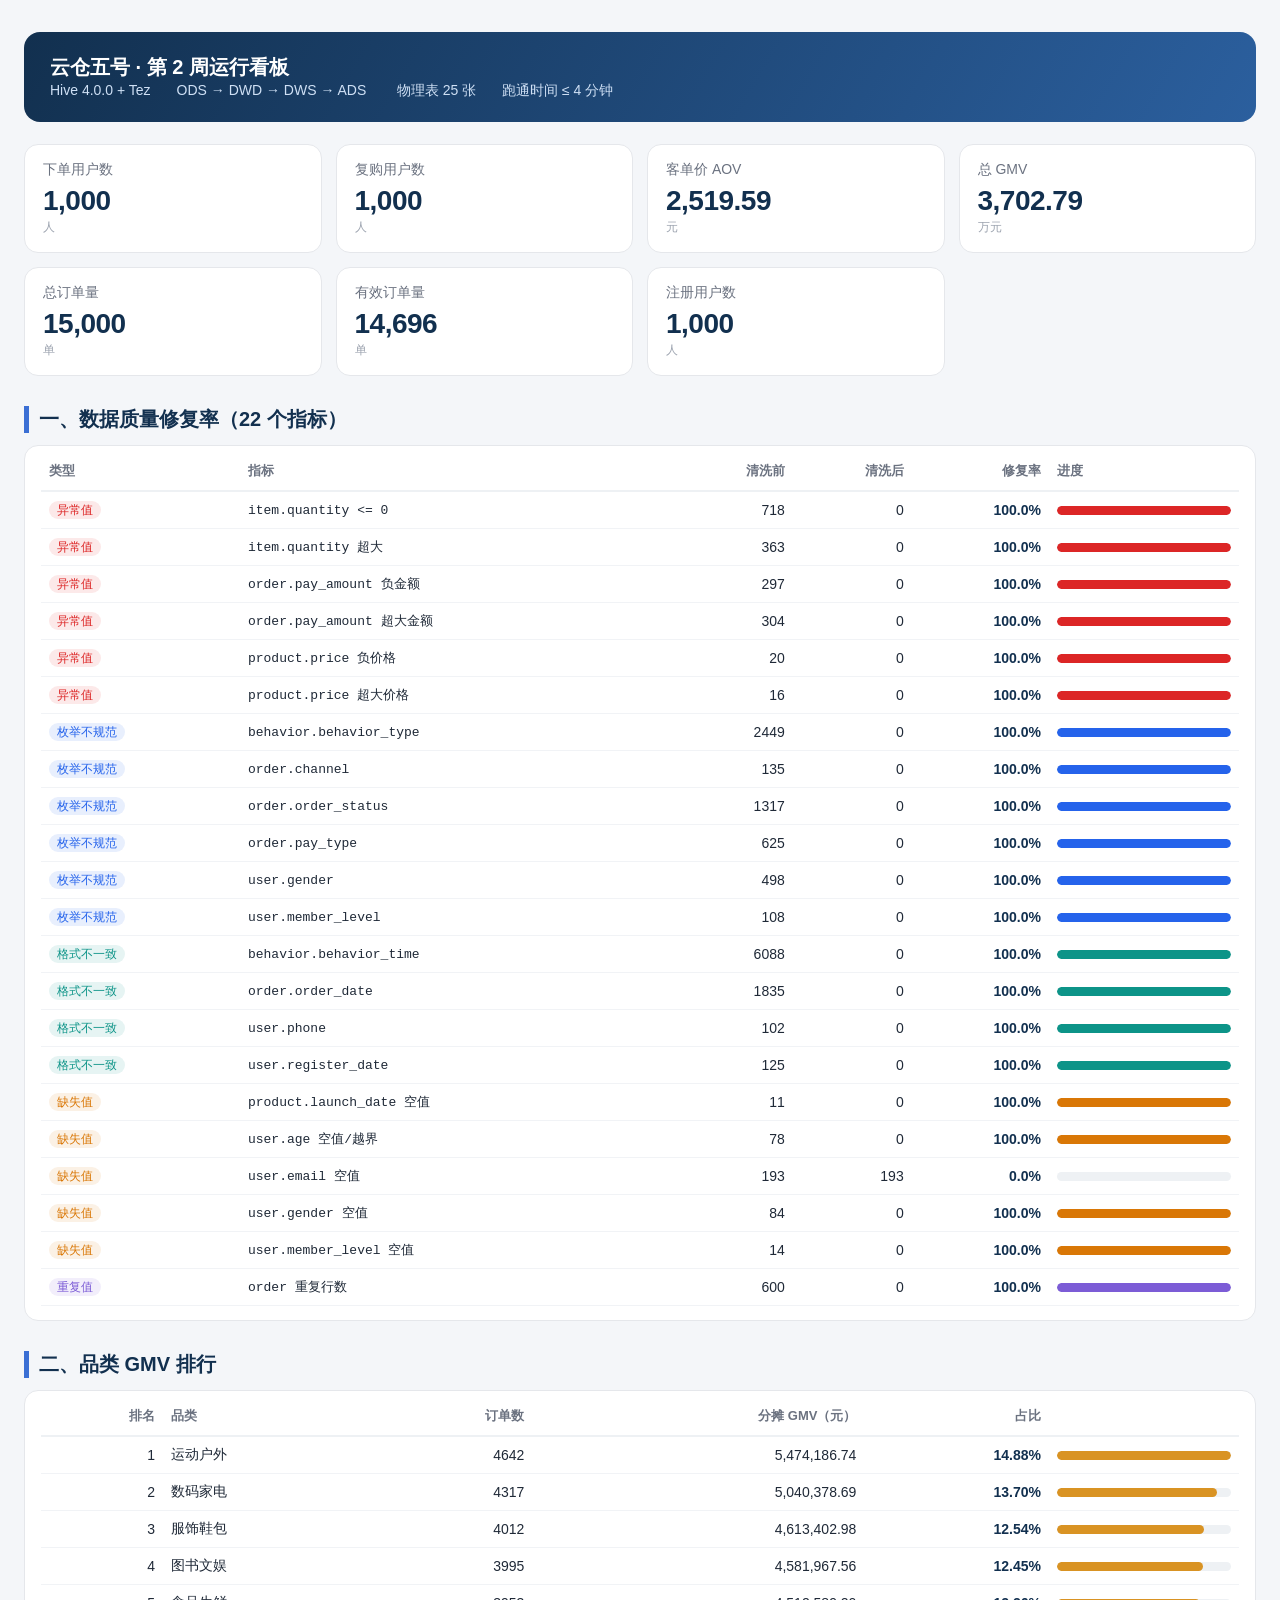
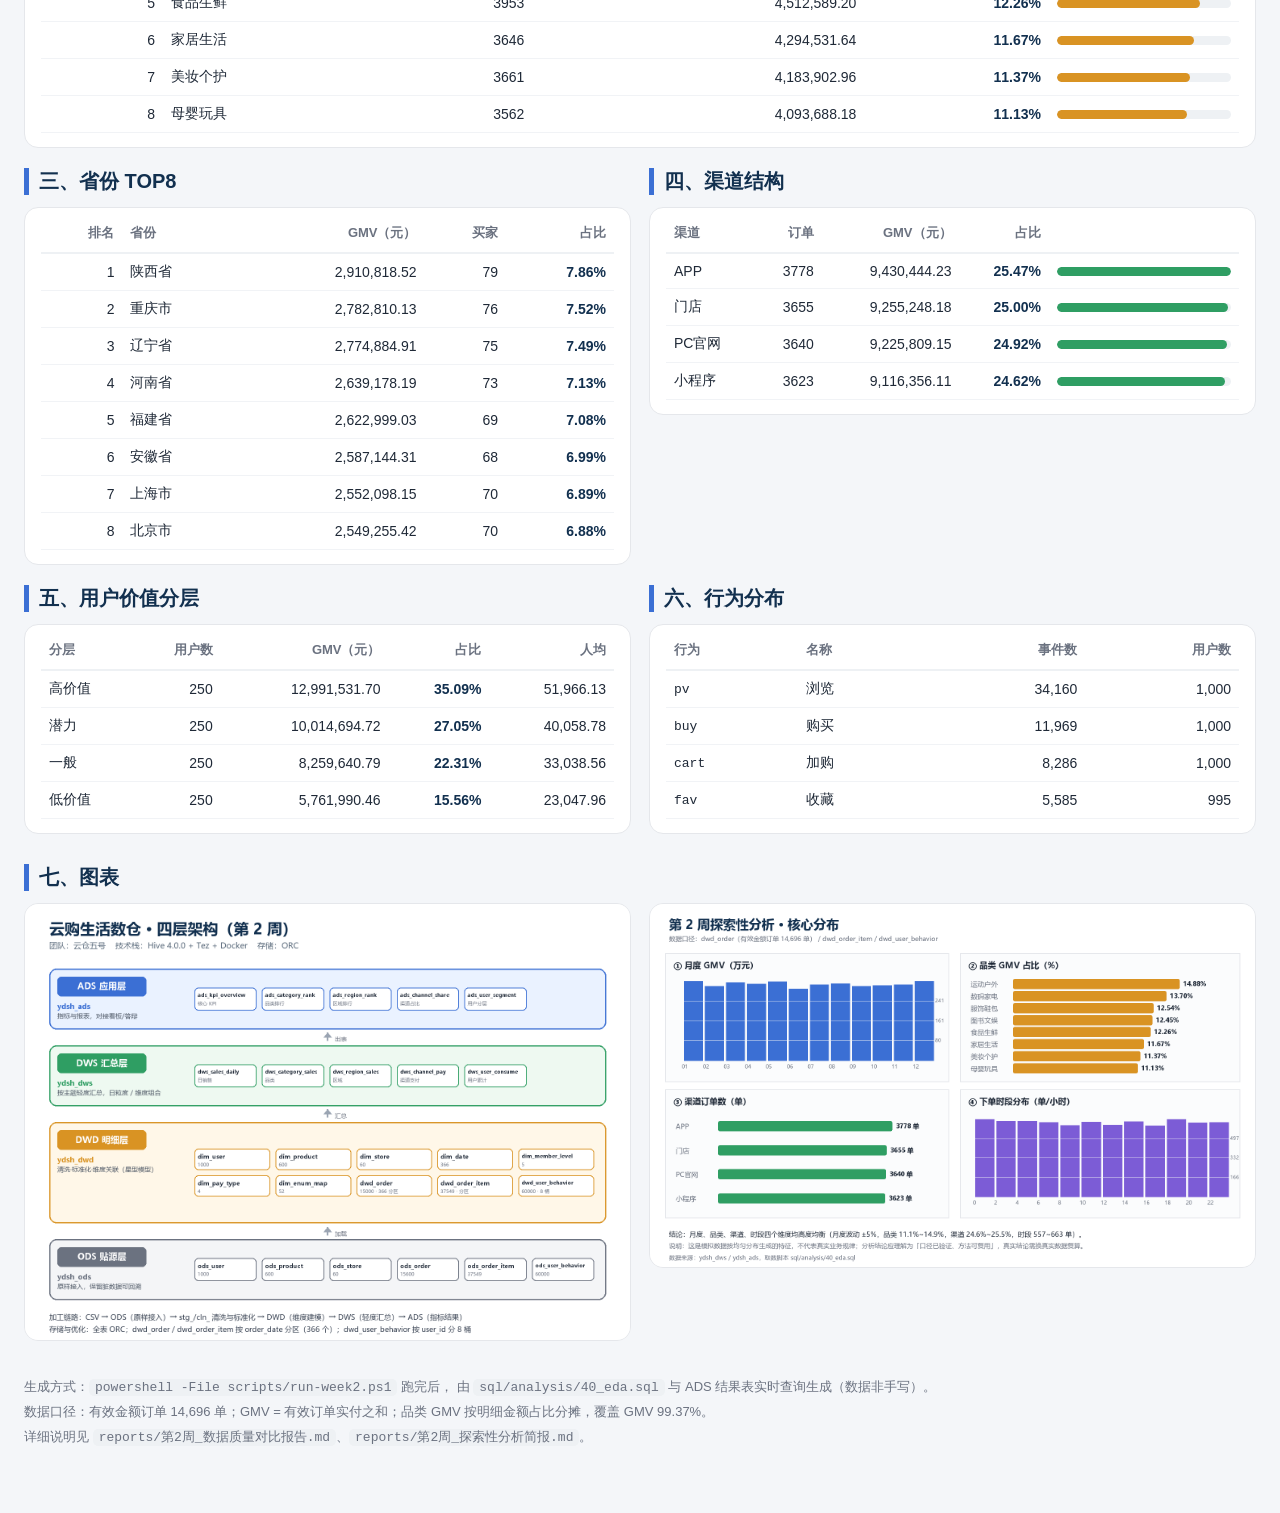
<file: reports/第2周_运行看板.html>
<!DOCTYPE html>
<html lang="zh-CN"><head><meta charset="utf-8">
<title>第2周运行看板 · 云仓五号</title>
<style>
*{box-sizing:border-box}
body{margin:0;background:#f4f6f9;color:#1f2937;font-family:"Microsoft YaHei",-apple-system,Segoe UI,sans-serif}
.wrap{max-width:1280px;margin:0 auto;padding:32px 24px 64px}
h1{font-size:30px;margin:0 0 6px;color:#12304f}
.sub{color:#6b7280;font-size:14px;margin-bottom:24px}
.banner{background:linear-gradient(120deg,#12304f,#2b5f9e);color:#fff;border-radius:16px;padding:22px 26px;margin-bottom:22px}
.banner b{font-size:20px}
.banner span{display:inline-block;margin-right:26px;color:#cfe0f5;font-size:14px}
.cards{display:grid;grid-template-columns:repeat(4,1fr);gap:14px;margin-bottom:26px}
.card{background:#fff;border:1px solid #e5e7eb;border-radius:14px;padding:16px 18px}
.k-name{font-size:14px;color:#6b7280}
.k-val{font-size:28px;font-weight:700;color:#12304f;margin:6px 0 2px;letter-spacing:-.5px}
.k-unit{font-size:12px;color:#9ca3af}
h2{font-size:20px;margin:30px 0 12px;color:#12304f;border-left:5px solid #3b6fd4;padding-left:10px}
.panel{background:#fff;border:1px solid #e5e7eb;border-radius:14px;padding:6px 16px 14px;overflow:hidden}
table{width:100%;border-collapse:collapse;font-size:14px}
th{text-align:left;color:#6b7280;font-weight:600;font-size:13px;padding:10px 8px;border-bottom:2px solid #eef1f4}
td{padding:9px 8px;border-bottom:1px solid #f1f3f6}
tr:hover td{background:#fafbfd}
.num{text-align:right;font-variant-numeric:tabular-nums}
.strong{font-weight:700;color:#12304f}
.mono{font-family:Consolas,monospace;font-size:13px}
.tag{padding:2px 8px;border-radius:999px;font-size:12px;white-space:nowrap}
.barcell{width:190px}
.bar{height:9px;background:#eef1f4;border-radius:6px;overflow:hidden}
.bar i{display:block;height:100%;border-radius:6px}
.two{display:grid;grid-template-columns:1fr 1fr;gap:18px}
img{width:100%;border:1px solid #e5e7eb;border-radius:14px;background:#fff}
.foot{margin-top:34px;color:#6b7280;font-size:13px;line-height:1.9}
code{background:#eef1f4;padding:1px 6px;border-radius:5px;font-family:Consolas,monospace}
</style></head><body><div class="wrap">
<div class="banner">
  <b>云仓五号 · 第 2 周运行看板</b><br>
  <span>Hive 4.0.0 + Tez</span><span>ODS → DWD → DWS → ADS</span>
  <span>物理表 25 张</span><span>跑通时间 ≤ 4 分钟</span>
</div>
<div class="cards"><div class="card"><div class="k-name">下单用户数</div><div class="k-val">1,000</div><div class="k-unit">人</div></div><div class="card"><div class="k-name">复购用户数</div><div class="k-val">1,000</div><div class="k-unit">人</div></div><div class="card"><div class="k-name">客单价 AOV</div><div class="k-val">2,519.59</div><div class="k-unit">元</div></div><div class="card"><div class="k-name">总 GMV</div><div class="k-val">3,702.79</div><div class="k-unit">万元</div></div><div class="card"><div class="k-name">总订单量</div><div class="k-val">15,000</div><div class="k-unit">单</div></div><div class="card"><div class="k-name">有效订单量</div><div class="k-val">14,696</div><div class="k-unit">单</div></div><div class="card"><div class="k-name">注册用户数</div><div class="k-val">1,000</div><div class="k-unit">人</div></div></div>

<h2>一、数据质量修复率（22 个指标）</h2>
<div class="panel"><table>
<thead><tr><th>类型</th><th>指标</th><th class="num">清洗前</th><th class="num">清洗后</th><th class="num">修复率</th><th>进度</th></tr></thead>
<tbody><tr><td><span class="tag" style="background:#dc26261a;color:#dc2626">异常值</span></td><td class="mono">item.quantity &lt;= 0</td><td class="num">718</td><td class="num">0</td><td class="num strong">100.0%</td><td class="barcell"><div class="bar"><i style="width:100.0%;background:#dc2626"></i></div></td></tr><tr><td><span class="tag" style="background:#dc26261a;color:#dc2626">异常值</span></td><td class="mono">item.quantity 超大</td><td class="num">363</td><td class="num">0</td><td class="num strong">100.0%</td><td class="barcell"><div class="bar"><i style="width:100.0%;background:#dc2626"></i></div></td></tr><tr><td><span class="tag" style="background:#dc26261a;color:#dc2626">异常值</span></td><td class="mono">order.pay_amount 负金额</td><td class="num">297</td><td class="num">0</td><td class="num strong">100.0%</td><td class="barcell"><div class="bar"><i style="width:100.0%;background:#dc2626"></i></div></td></tr><tr><td><span class="tag" style="background:#dc26261a;color:#dc2626">异常值</span></td><td class="mono">order.pay_amount 超大金额</td><td class="num">304</td><td class="num">0</td><td class="num strong">100.0%</td><td class="barcell"><div class="bar"><i style="width:100.0%;background:#dc2626"></i></div></td></tr><tr><td><span class="tag" style="background:#dc26261a;color:#dc2626">异常值</span></td><td class="mono">product.price 负价格</td><td class="num">20</td><td class="num">0</td><td class="num strong">100.0%</td><td class="barcell"><div class="bar"><i style="width:100.0%;background:#dc2626"></i></div></td></tr><tr><td><span class="tag" style="background:#dc26261a;color:#dc2626">异常值</span></td><td class="mono">product.price 超大价格</td><td class="num">16</td><td class="num">0</td><td class="num strong">100.0%</td><td class="barcell"><div class="bar"><i style="width:100.0%;background:#dc2626"></i></div></td></tr><tr><td><span class="tag" style="background:#2563eb1a;color:#2563eb">枚举不规范</span></td><td class="mono">behavior.behavior_type</td><td class="num">2449</td><td class="num">0</td><td class="num strong">100.0%</td><td class="barcell"><div class="bar"><i style="width:100.0%;background:#2563eb"></i></div></td></tr><tr><td><span class="tag" style="background:#2563eb1a;color:#2563eb">枚举不规范</span></td><td class="mono">order.channel</td><td class="num">135</td><td class="num">0</td><td class="num strong">100.0%</td><td class="barcell"><div class="bar"><i style="width:100.0%;background:#2563eb"></i></div></td></tr><tr><td><span class="tag" style="background:#2563eb1a;color:#2563eb">枚举不规范</span></td><td class="mono">order.order_status</td><td class="num">1317</td><td class="num">0</td><td class="num strong">100.0%</td><td class="barcell"><div class="bar"><i style="width:100.0%;background:#2563eb"></i></div></td></tr><tr><td><span class="tag" style="background:#2563eb1a;color:#2563eb">枚举不规范</span></td><td class="mono">order.pay_type</td><td class="num">625</td><td class="num">0</td><td class="num strong">100.0%</td><td class="barcell"><div class="bar"><i style="width:100.0%;background:#2563eb"></i></div></td></tr><tr><td><span class="tag" style="background:#2563eb1a;color:#2563eb">枚举不规范</span></td><td class="mono">user.gender</td><td class="num">498</td><td class="num">0</td><td class="num strong">100.0%</td><td class="barcell"><div class="bar"><i style="width:100.0%;background:#2563eb"></i></div></td></tr><tr><td><span class="tag" style="background:#2563eb1a;color:#2563eb">枚举不规范</span></td><td class="mono">user.member_level</td><td class="num">108</td><td class="num">0</td><td class="num strong">100.0%</td><td class="barcell"><div class="bar"><i style="width:100.0%;background:#2563eb"></i></div></td></tr><tr><td><span class="tag" style="background:#0d94881a;color:#0d9488">格式不一致</span></td><td class="mono">behavior.behavior_time</td><td class="num">6088</td><td class="num">0</td><td class="num strong">100.0%</td><td class="barcell"><div class="bar"><i style="width:100.0%;background:#0d9488"></i></div></td></tr><tr><td><span class="tag" style="background:#0d94881a;color:#0d9488">格式不一致</span></td><td class="mono">order.order_date</td><td class="num">1835</td><td class="num">0</td><td class="num strong">100.0%</td><td class="barcell"><div class="bar"><i style="width:100.0%;background:#0d9488"></i></div></td></tr><tr><td><span class="tag" style="background:#0d94881a;color:#0d9488">格式不一致</span></td><td class="mono">user.phone</td><td class="num">102</td><td class="num">0</td><td class="num strong">100.0%</td><td class="barcell"><div class="bar"><i style="width:100.0%;background:#0d9488"></i></div></td></tr><tr><td><span class="tag" style="background:#0d94881a;color:#0d9488">格式不一致</span></td><td class="mono">user.register_date</td><td class="num">125</td><td class="num">0</td><td class="num strong">100.0%</td><td class="barcell"><div class="bar"><i style="width:100.0%;background:#0d9488"></i></div></td></tr><tr><td><span class="tag" style="background:#d977061a;color:#d97706">缺失值</span></td><td class="mono">product.launch_date 空值</td><td class="num">11</td><td class="num">0</td><td class="num strong">100.0%</td><td class="barcell"><div class="bar"><i style="width:100.0%;background:#d97706"></i></div></td></tr><tr><td><span class="tag" style="background:#d977061a;color:#d97706">缺失值</span></td><td class="mono">user.age 空值/越界</td><td class="num">78</td><td class="num">0</td><td class="num strong">100.0%</td><td class="barcell"><div class="bar"><i style="width:100.0%;background:#d97706"></i></div></td></tr><tr><td><span class="tag" style="background:#d977061a;color:#d97706">缺失值</span></td><td class="mono">user.email 空值</td><td class="num">193</td><td class="num">193</td><td class="num strong">0.0%</td><td class="barcell"><div class="bar"><i style="width:0.0%;background:#d97706"></i></div></td></tr><tr><td><span class="tag" style="background:#d977061a;color:#d97706">缺失值</span></td><td class="mono">user.gender 空值</td><td class="num">84</td><td class="num">0</td><td class="num strong">100.0%</td><td class="barcell"><div class="bar"><i style="width:100.0%;background:#d97706"></i></div></td></tr><tr><td><span class="tag" style="background:#d977061a;color:#d97706">缺失值</span></td><td class="mono">user.member_level 空值</td><td class="num">14</td><td class="num">0</td><td class="num strong">100.0%</td><td class="barcell"><div class="bar"><i style="width:100.0%;background:#d97706"></i></div></td></tr><tr><td><span class="tag" style="background:#7c5cd61a;color:#7c5cd6">重复值</span></td><td class="mono">order 重复行数</td><td class="num">600</td><td class="num">0</td><td class="num strong">100.0%</td><td class="barcell"><div class="bar"><i style="width:100.0%;background:#7c5cd6"></i></div></td></tr></tbody></table></div>

<h2>二、品类 GMV 排行</h2>
<div class="panel"><table>
<thead><tr><th class="num">排名</th><th>品类</th><th class="num">订单数</th><th class="num">分摊 GMV（元）</th><th class="num">占比</th><th></th></tr></thead>
<tbody><tr><td class="num">1</td><td>运动户外</td><td class="num">4642</td><td class="num">5,474,186.74</td><td class="num strong">14.88%</td><td class="barcell"><div class="bar"><i style="width:100.0%;background:#d99323"></i></div></td></tr><tr><td class="num">2</td><td>数码家电</td><td class="num">4317</td><td class="num">5,040,378.69</td><td class="num strong">13.70%</td><td class="barcell"><div class="bar"><i style="width:92.1%;background:#d99323"></i></div></td></tr><tr><td class="num">3</td><td>服饰鞋包</td><td class="num">4012</td><td class="num">4,613,402.98</td><td class="num strong">12.54%</td><td class="barcell"><div class="bar"><i style="width:84.3%;background:#d99323"></i></div></td></tr><tr><td class="num">4</td><td>图书文娱</td><td class="num">3995</td><td class="num">4,581,967.56</td><td class="num strong">12.45%</td><td class="barcell"><div class="bar"><i style="width:83.7%;background:#d99323"></i></div></td></tr><tr><td class="num">5</td><td>食品生鲜</td><td class="num">3953</td><td class="num">4,512,589.20</td><td class="num strong">12.26%</td><td class="barcell"><div class="bar"><i style="width:82.4%;background:#d99323"></i></div></td></tr><tr><td class="num">6</td><td>家居生活</td><td class="num">3646</td><td class="num">4,294,531.64</td><td class="num strong">11.67%</td><td class="barcell"><div class="bar"><i style="width:78.5%;background:#d99323"></i></div></td></tr><tr><td class="num">7</td><td>美妆个护</td><td class="num">3661</td><td class="num">4,183,902.96</td><td class="num strong">11.37%</td><td class="barcell"><div class="bar"><i style="width:76.4%;background:#d99323"></i></div></td></tr><tr><td class="num">8</td><td>母婴玩具</td><td class="num">3562</td><td class="num">4,093,688.18</td><td class="num strong">11.13%</td><td class="barcell"><div class="bar"><i style="width:74.8%;background:#d99323"></i></div></td></tr></tbody></table></div>

<div class="two" style="margin-top:20px">
  <div><h2 style="margin-top:0">三、省份 TOP8</h2><div class="panel"><table>
  <thead><tr><th class="num">排名</th><th>省份</th><th class="num">GMV（元）</th><th class="num">买家</th><th class="num">占比</th></tr></thead>
  <tbody><tr><td class="num">1</td><td>陕西省</td><td class="num">2,910,818.52</td><td class="num">79</td><td class="num strong">7.86%</td></tr><tr><td class="num">2</td><td>重庆市</td><td class="num">2,782,810.13</td><td class="num">76</td><td class="num strong">7.52%</td></tr><tr><td class="num">3</td><td>辽宁省</td><td class="num">2,774,884.91</td><td class="num">75</td><td class="num strong">7.49%</td></tr><tr><td class="num">4</td><td>河南省</td><td class="num">2,639,178.19</td><td class="num">73</td><td class="num strong">7.13%</td></tr><tr><td class="num">5</td><td>福建省</td><td class="num">2,622,999.03</td><td class="num">69</td><td class="num strong">7.08%</td></tr><tr><td class="num">6</td><td>安徽省</td><td class="num">2,587,144.31</td><td class="num">68</td><td class="num strong">6.99%</td></tr><tr><td class="num">7</td><td>上海市</td><td class="num">2,552,098.15</td><td class="num">70</td><td class="num strong">6.89%</td></tr><tr><td class="num">8</td><td>北京市</td><td class="num">2,549,255.42</td><td class="num">70</td><td class="num strong">6.88%</td></tr></tbody></table></div></div>
  <div><h2 style="margin-top:0">四、渠道结构</h2><div class="panel"><table>
  <thead><tr><th>渠道</th><th class="num">订单</th><th class="num">GMV（元）</th><th class="num">占比</th><th></th></tr></thead>
  <tbody><tr><td>APP</td><td class="num">3778</td><td class="num">9,430,444.23</td><td class="num strong">25.47%</td><td class="barcell"><div class="bar"><i style="width:100.0%;background:#2f9e63"></i></div></td></tr><tr><td>门店</td><td class="num">3655</td><td class="num">9,255,248.18</td><td class="num strong">25.00%</td><td class="barcell"><div class="bar"><i style="width:98.1%;background:#2f9e63"></i></div></td></tr><tr><td>PC官网</td><td class="num">3640</td><td class="num">9,225,809.15</td><td class="num strong">24.92%</td><td class="barcell"><div class="bar"><i style="width:97.8%;background:#2f9e63"></i></div></td></tr><tr><td>小程序</td><td class="num">3623</td><td class="num">9,116,356.11</td><td class="num strong">24.62%</td><td class="barcell"><div class="bar"><i style="width:96.7%;background:#2f9e63"></i></div></td></tr></tbody></table></div></div>
</div>

<div class="two" style="margin-top:20px">
  <div><h2 style="margin-top:0">五、用户价值分层</h2><div class="panel"><table>
  <thead><tr><th>分层</th><th class="num">用户数</th><th class="num">GMV（元）</th><th class="num">占比</th><th class="num">人均</th></tr></thead>
  <tbody><tr><td>高价值</td><td class="num">250</td><td class="num">12,991,531.70</td><td class="num strong">35.09%</td><td class="num">51,966.13</td></tr><tr><td>潜力</td><td class="num">250</td><td class="num">10,014,694.72</td><td class="num strong">27.05%</td><td class="num">40,058.78</td></tr><tr><td>一般</td><td class="num">250</td><td class="num">8,259,640.79</td><td class="num strong">22.31%</td><td class="num">33,038.56</td></tr><tr><td>低价值</td><td class="num">250</td><td class="num">5,761,990.46</td><td class="num strong">15.56%</td><td class="num">23,047.96</td></tr></tbody></table></div></div>
  <div><h2 style="margin-top:0">六、行为分布</h2><div class="panel"><table>
  <thead><tr><th>行为</th><th>名称</th><th class="num">事件数</th><th class="num">用户数</th></tr></thead>
  <tbody><tr><td class="mono">pv</td><td>浏览</td><td class="num">34,160</td><td class="num">1,000</td></tr><tr><td class="mono">buy</td><td>购买</td><td class="num">11,969</td><td class="num">1,000</td></tr><tr><td class="mono">cart</td><td>加购</td><td class="num">8,286</td><td class="num">1,000</td></tr><tr><td class="mono">fav</td><td>收藏</td><td class="num">5,585</td><td class="num">995</td></tr></tbody></table></div></div>
</div>

<h2>七、图表</h2>
<div class="two">
  <img src="../docs/screenshots/第2周_四层数仓架构.png" alt="四层架构">
  <img src="../docs/screenshots/第2周_探索性分析.png" alt="探索性分析">
</div>

<div class="foot">
  生成方式：<code>powershell -File scripts/run-week2.ps1</code> 跑完后，
  由 <code>sql/analysis/40_eda.sql</code> 与 ADS 结果表实时查询生成（数据非手写）。<br>
  数据口径：有效金额订单 14,696 单；GMV = 有效订单实付之和；品类 GMV 按明细金额占比分摊，覆盖 GMV 99.37%。<br>
  详细说明见 <code>reports/第2周_数据质量对比报告.md</code>、<code>reports/第2周_探索性分析简报.md</code>。
</div>
</div></body></html>
</file>
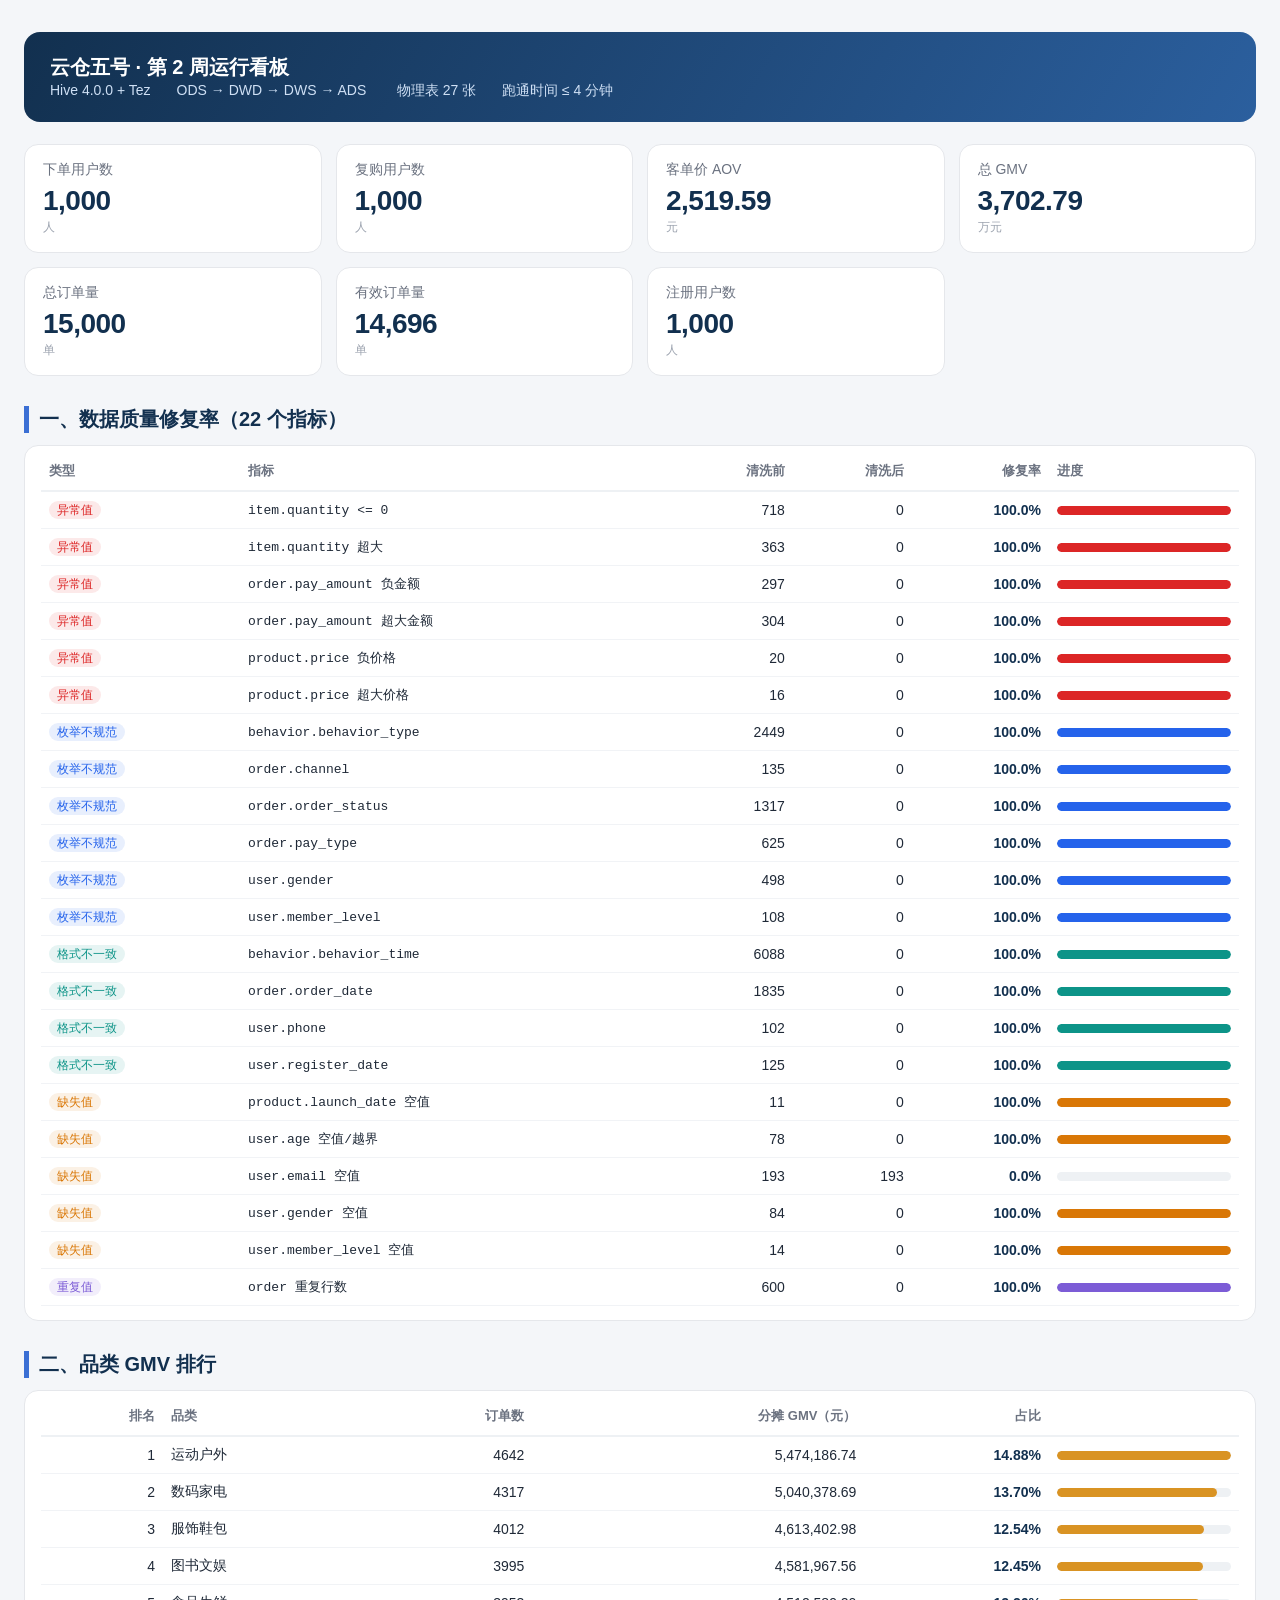
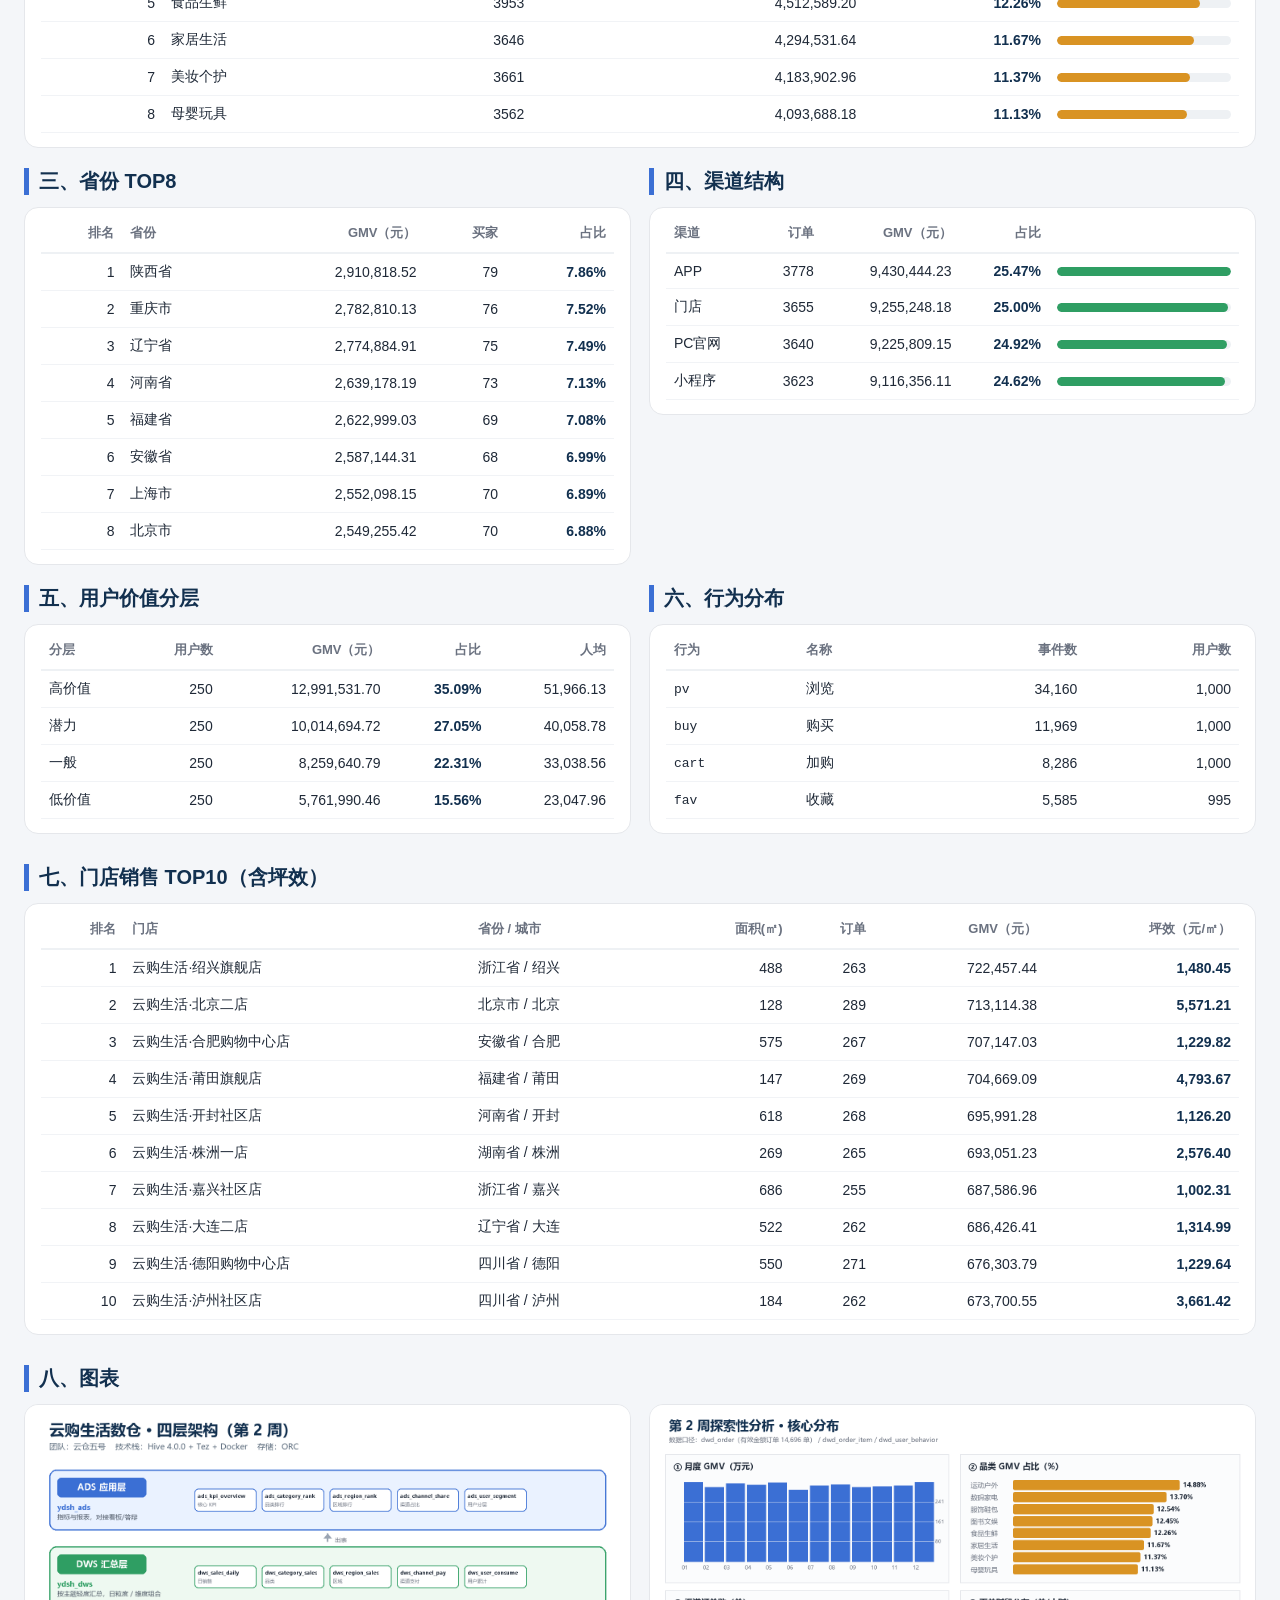
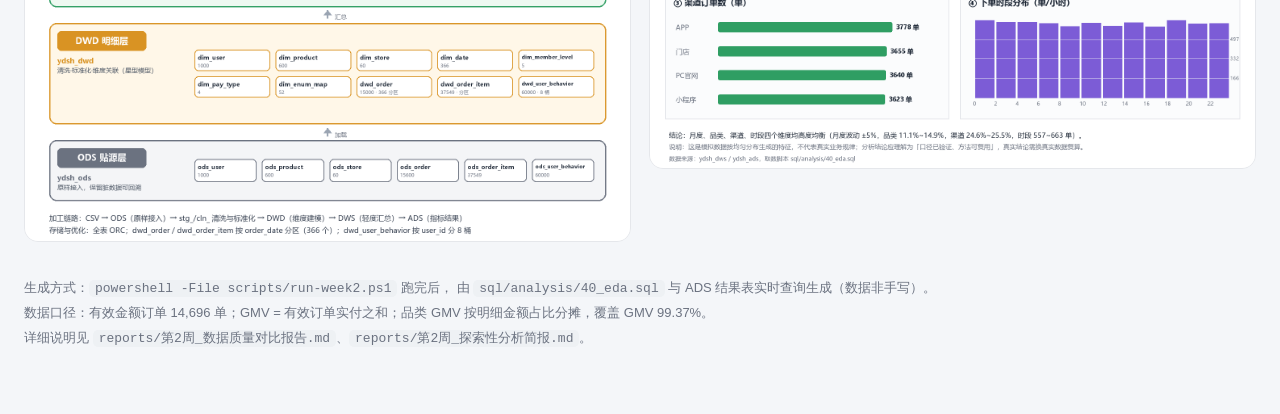
<file: 第2周/reports/第2周_运行看板.html>
<!DOCTYPE html>
<html lang="zh-CN"><head><meta charset="utf-8">
<title>第2周运行看板 · 云仓五号</title>
<style>
*{box-sizing:border-box}
body{margin:0;background:#f4f6f9;color:#1f2937;font-family:"Microsoft YaHei",-apple-system,Segoe UI,sans-serif}
.wrap{max-width:1280px;margin:0 auto;padding:32px 24px 64px}
h1{font-size:30px;margin:0 0 6px;color:#12304f}
.sub{color:#6b7280;font-size:14px;margin-bottom:24px}
.banner{background:linear-gradient(120deg,#12304f,#2b5f9e);color:#fff;border-radius:16px;padding:22px 26px;margin-bottom:22px}
.banner b{font-size:20px}
.banner span{display:inline-block;margin-right:26px;color:#cfe0f5;font-size:14px}
.cards{display:grid;grid-template-columns:repeat(4,1fr);gap:14px;margin-bottom:26px}
.card{background:#fff;border:1px solid #e5e7eb;border-radius:14px;padding:16px 18px}
.k-name{font-size:14px;color:#6b7280}
.k-val{font-size:28px;font-weight:700;color:#12304f;margin:6px 0 2px;letter-spacing:-.5px}
.k-unit{font-size:12px;color:#9ca3af}
h2{font-size:20px;margin:30px 0 12px;color:#12304f;border-left:5px solid #3b6fd4;padding-left:10px}
.panel{background:#fff;border:1px solid #e5e7eb;border-radius:14px;padding:6px 16px 14px;overflow:hidden}
table{width:100%;border-collapse:collapse;font-size:14px}
th{text-align:left;color:#6b7280;font-weight:600;font-size:13px;padding:10px 8px;border-bottom:2px solid #eef1f4}
td{padding:9px 8px;border-bottom:1px solid #f1f3f6}
tr:hover td{background:#fafbfd}
.num{text-align:right;font-variant-numeric:tabular-nums}
.strong{font-weight:700;color:#12304f}
.mono{font-family:Consolas,monospace;font-size:13px}
.tag{padding:2px 8px;border-radius:999px;font-size:12px;white-space:nowrap}
.barcell{width:190px}
.bar{height:9px;background:#eef1f4;border-radius:6px;overflow:hidden}
.bar i{display:block;height:100%;border-radius:6px}
.two{display:grid;grid-template-columns:1fr 1fr;gap:18px}
img{width:100%;border:1px solid #e5e7eb;border-radius:14px;background:#fff}
.foot{margin-top:34px;color:#6b7280;font-size:13px;line-height:1.9}
code{background:#eef1f4;padding:1px 6px;border-radius:5px;font-family:Consolas,monospace}
</style></head><body><div class="wrap">
<div class="banner">
  <b>云仓五号 · 第 2 周运行看板</b><br>
  <span>Hive 4.0.0 + Tez</span><span>ODS → DWD → DWS → ADS</span>
  <span>物理表 27 张</span><span>跑通时间 ≤ 4 分钟</span>
</div>
<div class="cards"><div class="card"><div class="k-name">下单用户数</div><div class="k-val">1,000</div><div class="k-unit">人</div></div><div class="card"><div class="k-name">复购用户数</div><div class="k-val">1,000</div><div class="k-unit">人</div></div><div class="card"><div class="k-name">客单价 AOV</div><div class="k-val">2,519.59</div><div class="k-unit">元</div></div><div class="card"><div class="k-name">总 GMV</div><div class="k-val">3,702.79</div><div class="k-unit">万元</div></div><div class="card"><div class="k-name">总订单量</div><div class="k-val">15,000</div><div class="k-unit">单</div></div><div class="card"><div class="k-name">有效订单量</div><div class="k-val">14,696</div><div class="k-unit">单</div></div><div class="card"><div class="k-name">注册用户数</div><div class="k-val">1,000</div><div class="k-unit">人</div></div></div>

<h2>一、数据质量修复率（22 个指标）</h2>
<div class="panel"><table>
<thead><tr><th>类型</th><th>指标</th><th class="num">清洗前</th><th class="num">清洗后</th><th class="num">修复率</th><th>进度</th></tr></thead>
<tbody><tr><td><span class="tag" style="background:#dc26261a;color:#dc2626">异常值</span></td><td class="mono">item.quantity &lt;= 0</td><td class="num">718</td><td class="num">0</td><td class="num strong">100.0%</td><td class="barcell"><div class="bar"><i style="width:100.0%;background:#dc2626"></i></div></td></tr><tr><td><span class="tag" style="background:#dc26261a;color:#dc2626">异常值</span></td><td class="mono">item.quantity 超大</td><td class="num">363</td><td class="num">0</td><td class="num strong">100.0%</td><td class="barcell"><div class="bar"><i style="width:100.0%;background:#dc2626"></i></div></td></tr><tr><td><span class="tag" style="background:#dc26261a;color:#dc2626">异常值</span></td><td class="mono">order.pay_amount 负金额</td><td class="num">297</td><td class="num">0</td><td class="num strong">100.0%</td><td class="barcell"><div class="bar"><i style="width:100.0%;background:#dc2626"></i></div></td></tr><tr><td><span class="tag" style="background:#dc26261a;color:#dc2626">异常值</span></td><td class="mono">order.pay_amount 超大金额</td><td class="num">304</td><td class="num">0</td><td class="num strong">100.0%</td><td class="barcell"><div class="bar"><i style="width:100.0%;background:#dc2626"></i></div></td></tr><tr><td><span class="tag" style="background:#dc26261a;color:#dc2626">异常值</span></td><td class="mono">product.price 负价格</td><td class="num">20</td><td class="num">0</td><td class="num strong">100.0%</td><td class="barcell"><div class="bar"><i style="width:100.0%;background:#dc2626"></i></div></td></tr><tr><td><span class="tag" style="background:#dc26261a;color:#dc2626">异常值</span></td><td class="mono">product.price 超大价格</td><td class="num">16</td><td class="num">0</td><td class="num strong">100.0%</td><td class="barcell"><div class="bar"><i style="width:100.0%;background:#dc2626"></i></div></td></tr><tr><td><span class="tag" style="background:#2563eb1a;color:#2563eb">枚举不规范</span></td><td class="mono">behavior.behavior_type</td><td class="num">2449</td><td class="num">0</td><td class="num strong">100.0%</td><td class="barcell"><div class="bar"><i style="width:100.0%;background:#2563eb"></i></div></td></tr><tr><td><span class="tag" style="background:#2563eb1a;color:#2563eb">枚举不规范</span></td><td class="mono">order.channel</td><td class="num">135</td><td class="num">0</td><td class="num strong">100.0%</td><td class="barcell"><div class="bar"><i style="width:100.0%;background:#2563eb"></i></div></td></tr><tr><td><span class="tag" style="background:#2563eb1a;color:#2563eb">枚举不规范</span></td><td class="mono">order.order_status</td><td class="num">1317</td><td class="num">0</td><td class="num strong">100.0%</td><td class="barcell"><div class="bar"><i style="width:100.0%;background:#2563eb"></i></div></td></tr><tr><td><span class="tag" style="background:#2563eb1a;color:#2563eb">枚举不规范</span></td><td class="mono">order.pay_type</td><td class="num">625</td><td class="num">0</td><td class="num strong">100.0%</td><td class="barcell"><div class="bar"><i style="width:100.0%;background:#2563eb"></i></div></td></tr><tr><td><span class="tag" style="background:#2563eb1a;color:#2563eb">枚举不规范</span></td><td class="mono">user.gender</td><td class="num">498</td><td class="num">0</td><td class="num strong">100.0%</td><td class="barcell"><div class="bar"><i style="width:100.0%;background:#2563eb"></i></div></td></tr><tr><td><span class="tag" style="background:#2563eb1a;color:#2563eb">枚举不规范</span></td><td class="mono">user.member_level</td><td class="num">108</td><td class="num">0</td><td class="num strong">100.0%</td><td class="barcell"><div class="bar"><i style="width:100.0%;background:#2563eb"></i></div></td></tr><tr><td><span class="tag" style="background:#0d94881a;color:#0d9488">格式不一致</span></td><td class="mono">behavior.behavior_time</td><td class="num">6088</td><td class="num">0</td><td class="num strong">100.0%</td><td class="barcell"><div class="bar"><i style="width:100.0%;background:#0d9488"></i></div></td></tr><tr><td><span class="tag" style="background:#0d94881a;color:#0d9488">格式不一致</span></td><td class="mono">order.order_date</td><td class="num">1835</td><td class="num">0</td><td class="num strong">100.0%</td><td class="barcell"><div class="bar"><i style="width:100.0%;background:#0d9488"></i></div></td></tr><tr><td><span class="tag" style="background:#0d94881a;color:#0d9488">格式不一致</span></td><td class="mono">user.phone</td><td class="num">102</td><td class="num">0</td><td class="num strong">100.0%</td><td class="barcell"><div class="bar"><i style="width:100.0%;background:#0d9488"></i></div></td></tr><tr><td><span class="tag" style="background:#0d94881a;color:#0d9488">格式不一致</span></td><td class="mono">user.register_date</td><td class="num">125</td><td class="num">0</td><td class="num strong">100.0%</td><td class="barcell"><div class="bar"><i style="width:100.0%;background:#0d9488"></i></div></td></tr><tr><td><span class="tag" style="background:#d977061a;color:#d97706">缺失值</span></td><td class="mono">product.launch_date 空值</td><td class="num">11</td><td class="num">0</td><td class="num strong">100.0%</td><td class="barcell"><div class="bar"><i style="width:100.0%;background:#d97706"></i></div></td></tr><tr><td><span class="tag" style="background:#d977061a;color:#d97706">缺失值</span></td><td class="mono">user.age 空值/越界</td><td class="num">78</td><td class="num">0</td><td class="num strong">100.0%</td><td class="barcell"><div class="bar"><i style="width:100.0%;background:#d97706"></i></div></td></tr><tr><td><span class="tag" style="background:#d977061a;color:#d97706">缺失值</span></td><td class="mono">user.email 空值</td><td class="num">193</td><td class="num">193</td><td class="num strong">0.0%</td><td class="barcell"><div class="bar"><i style="width:0.0%;background:#d97706"></i></div></td></tr><tr><td><span class="tag" style="background:#d977061a;color:#d97706">缺失值</span></td><td class="mono">user.gender 空值</td><td class="num">84</td><td class="num">0</td><td class="num strong">100.0%</td><td class="barcell"><div class="bar"><i style="width:100.0%;background:#d97706"></i></div></td></tr><tr><td><span class="tag" style="background:#d977061a;color:#d97706">缺失值</span></td><td class="mono">user.member_level 空值</td><td class="num">14</td><td class="num">0</td><td class="num strong">100.0%</td><td class="barcell"><div class="bar"><i style="width:100.0%;background:#d97706"></i></div></td></tr><tr><td><span class="tag" style="background:#7c5cd61a;color:#7c5cd6">重复值</span></td><td class="mono">order 重复行数</td><td class="num">600</td><td class="num">0</td><td class="num strong">100.0%</td><td class="barcell"><div class="bar"><i style="width:100.0%;background:#7c5cd6"></i></div></td></tr></tbody></table></div>

<h2>二、品类 GMV 排行</h2>
<div class="panel"><table>
<thead><tr><th class="num">排名</th><th>品类</th><th class="num">订单数</th><th class="num">分摊 GMV（元）</th><th class="num">占比</th><th></th></tr></thead>
<tbody><tr><td class="num">1</td><td>运动户外</td><td class="num">4642</td><td class="num">5,474,186.74</td><td class="num strong">14.88%</td><td class="barcell"><div class="bar"><i style="width:100.0%;background:#d99323"></i></div></td></tr><tr><td class="num">2</td><td>数码家电</td><td class="num">4317</td><td class="num">5,040,378.69</td><td class="num strong">13.70%</td><td class="barcell"><div class="bar"><i style="width:92.1%;background:#d99323"></i></div></td></tr><tr><td class="num">3</td><td>服饰鞋包</td><td class="num">4012</td><td class="num">4,613,402.98</td><td class="num strong">12.54%</td><td class="barcell"><div class="bar"><i style="width:84.3%;background:#d99323"></i></div></td></tr><tr><td class="num">4</td><td>图书文娱</td><td class="num">3995</td><td class="num">4,581,967.56</td><td class="num strong">12.45%</td><td class="barcell"><div class="bar"><i style="width:83.7%;background:#d99323"></i></div></td></tr><tr><td class="num">5</td><td>食品生鲜</td><td class="num">3953</td><td class="num">4,512,589.20</td><td class="num strong">12.26%</td><td class="barcell"><div class="bar"><i style="width:82.4%;background:#d99323"></i></div></td></tr><tr><td class="num">6</td><td>家居生活</td><td class="num">3646</td><td class="num">4,294,531.64</td><td class="num strong">11.67%</td><td class="barcell"><div class="bar"><i style="width:78.5%;background:#d99323"></i></div></td></tr><tr><td class="num">7</td><td>美妆个护</td><td class="num">3661</td><td class="num">4,183,902.96</td><td class="num strong">11.37%</td><td class="barcell"><div class="bar"><i style="width:76.4%;background:#d99323"></i></div></td></tr><tr><td class="num">8</td><td>母婴玩具</td><td class="num">3562</td><td class="num">4,093,688.18</td><td class="num strong">11.13%</td><td class="barcell"><div class="bar"><i style="width:74.8%;background:#d99323"></i></div></td></tr></tbody></table></div>

<div class="two" style="margin-top:20px">
  <div><h2 style="margin-top:0">三、省份 TOP8</h2><div class="panel"><table>
  <thead><tr><th class="num">排名</th><th>省份</th><th class="num">GMV（元）</th><th class="num">买家</th><th class="num">占比</th></tr></thead>
  <tbody><tr><td class="num">1</td><td>陕西省</td><td class="num">2,910,818.52</td><td class="num">79</td><td class="num strong">7.86%</td></tr><tr><td class="num">2</td><td>重庆市</td><td class="num">2,782,810.13</td><td class="num">76</td><td class="num strong">7.52%</td></tr><tr><td class="num">3</td><td>辽宁省</td><td class="num">2,774,884.91</td><td class="num">75</td><td class="num strong">7.49%</td></tr><tr><td class="num">4</td><td>河南省</td><td class="num">2,639,178.19</td><td class="num">73</td><td class="num strong">7.13%</td></tr><tr><td class="num">5</td><td>福建省</td><td class="num">2,622,999.03</td><td class="num">69</td><td class="num strong">7.08%</td></tr><tr><td class="num">6</td><td>安徽省</td><td class="num">2,587,144.31</td><td class="num">68</td><td class="num strong">6.99%</td></tr><tr><td class="num">7</td><td>上海市</td><td class="num">2,552,098.15</td><td class="num">70</td><td class="num strong">6.89%</td></tr><tr><td class="num">8</td><td>北京市</td><td class="num">2,549,255.42</td><td class="num">70</td><td class="num strong">6.88%</td></tr></tbody></table></div></div>
  <div><h2 style="margin-top:0">四、渠道结构</h2><div class="panel"><table>
  <thead><tr><th>渠道</th><th class="num">订单</th><th class="num">GMV（元）</th><th class="num">占比</th><th></th></tr></thead>
  <tbody><tr><td>APP</td><td class="num">3778</td><td class="num">9,430,444.23</td><td class="num strong">25.47%</td><td class="barcell"><div class="bar"><i style="width:100.0%;background:#2f9e63"></i></div></td></tr><tr><td>门店</td><td class="num">3655</td><td class="num">9,255,248.18</td><td class="num strong">25.00%</td><td class="barcell"><div class="bar"><i style="width:98.1%;background:#2f9e63"></i></div></td></tr><tr><td>PC官网</td><td class="num">3640</td><td class="num">9,225,809.15</td><td class="num strong">24.92%</td><td class="barcell"><div class="bar"><i style="width:97.8%;background:#2f9e63"></i></div></td></tr><tr><td>小程序</td><td class="num">3623</td><td class="num">9,116,356.11</td><td class="num strong">24.62%</td><td class="barcell"><div class="bar"><i style="width:96.7%;background:#2f9e63"></i></div></td></tr></tbody></table></div></div>
</div>

<div class="two" style="margin-top:20px">
  <div><h2 style="margin-top:0">五、用户价值分层</h2><div class="panel"><table>
  <thead><tr><th>分层</th><th class="num">用户数</th><th class="num">GMV（元）</th><th class="num">占比</th><th class="num">人均</th></tr></thead>
  <tbody><tr><td>高价值</td><td class="num">250</td><td class="num">12,991,531.70</td><td class="num strong">35.09%</td><td class="num">51,966.13</td></tr><tr><td>潜力</td><td class="num">250</td><td class="num">10,014,694.72</td><td class="num strong">27.05%</td><td class="num">40,058.78</td></tr><tr><td>一般</td><td class="num">250</td><td class="num">8,259,640.79</td><td class="num strong">22.31%</td><td class="num">33,038.56</td></tr><tr><td>低价值</td><td class="num">250</td><td class="num">5,761,990.46</td><td class="num strong">15.56%</td><td class="num">23,047.96</td></tr></tbody></table></div></div>
  <div><h2 style="margin-top:0">六、行为分布</h2><div class="panel"><table>
  <thead><tr><th>行为</th><th>名称</th><th class="num">事件数</th><th class="num">用户数</th></tr></thead>
  <tbody><tr><td class="mono">pv</td><td>浏览</td><td class="num">34,160</td><td class="num">1,000</td></tr><tr><td class="mono">buy</td><td>购买</td><td class="num">11,969</td><td class="num">1,000</td></tr><tr><td class="mono">cart</td><td>加购</td><td class="num">8,286</td><td class="num">1,000</td></tr><tr><td class="mono">fav</td><td>收藏</td><td class="num">5,585</td><td class="num">995</td></tr></tbody></table></div></div>
</div>

<h2>七、门店销售 TOP10（含坪效）</h2>
<div class="panel"><table>
<thead><tr><th class="num">排名</th><th>门店</th><th>省份 / 城市</th><th class="num">面积(㎡)</th><th class="num">订单</th><th class="num">GMV（元）</th><th class="num">坪效（元/㎡）</th></tr></thead>
<tbody><tr><td class="num">1</td><td>云购生活·绍兴旗舰店</td><td>浙江省 / 绍兴</td><td class="num">488</td><td class="num">263</td><td class="num">722,457.44</td><td class="num strong">1,480.45</td></tr><tr><td class="num">2</td><td>云购生活·北京二店</td><td>北京市 / 北京</td><td class="num">128</td><td class="num">289</td><td class="num">713,114.38</td><td class="num strong">5,571.21</td></tr><tr><td class="num">3</td><td>云购生活·合肥购物中心店</td><td>安徽省 / 合肥</td><td class="num">575</td><td class="num">267</td><td class="num">707,147.03</td><td class="num strong">1,229.82</td></tr><tr><td class="num">4</td><td>云购生活·莆田旗舰店</td><td>福建省 / 莆田</td><td class="num">147</td><td class="num">269</td><td class="num">704,669.09</td><td class="num strong">4,793.67</td></tr><tr><td class="num">5</td><td>云购生活·开封社区店</td><td>河南省 / 开封</td><td class="num">618</td><td class="num">268</td><td class="num">695,991.28</td><td class="num strong">1,126.20</td></tr><tr><td class="num">6</td><td>云购生活·株洲一店</td><td>湖南省 / 株洲</td><td class="num">269</td><td class="num">265</td><td class="num">693,051.23</td><td class="num strong">2,576.40</td></tr><tr><td class="num">7</td><td>云购生活·嘉兴社区店</td><td>浙江省 / 嘉兴</td><td class="num">686</td><td class="num">255</td><td class="num">687,586.96</td><td class="num strong">1,002.31</td></tr><tr><td class="num">8</td><td>云购生活·大连二店</td><td>辽宁省 / 大连</td><td class="num">522</td><td class="num">262</td><td class="num">686,426.41</td><td class="num strong">1,314.99</td></tr><tr><td class="num">9</td><td>云购生活·德阳购物中心店</td><td>四川省 / 德阳</td><td class="num">550</td><td class="num">271</td><td class="num">676,303.79</td><td class="num strong">1,229.64</td></tr><tr><td class="num">10</td><td>云购生活·泸州社区店</td><td>四川省 / 泸州</td><td class="num">184</td><td class="num">262</td><td class="num">673,700.55</td><td class="num strong">3,661.42</td></tr></tbody></table></div>

<h2>八、图表</h2>
<div class="two">
  <img src="../docs/screenshots/第2周_四层数仓架构.png" alt="四层架构">
  <img src="../docs/screenshots/第2周_探索性分析.png" alt="探索性分析">
</div>

<div class="foot">
  生成方式：<code>powershell -File scripts/run-week2.ps1</code> 跑完后，
  由 <code>sql/analysis/40_eda.sql</code> 与 ADS 结果表实时查询生成（数据非手写）。<br>
  数据口径：有效金额订单 14,696 单；GMV = 有效订单实付之和；品类 GMV 按明细金额占比分摊，覆盖 GMV 99.37%。<br>
  详细说明见 <code>reports/第2周_数据质量对比报告.md</code>、<code>reports/第2周_探索性分析简报.md</code>。
</div>
</div></body></html>
</file>
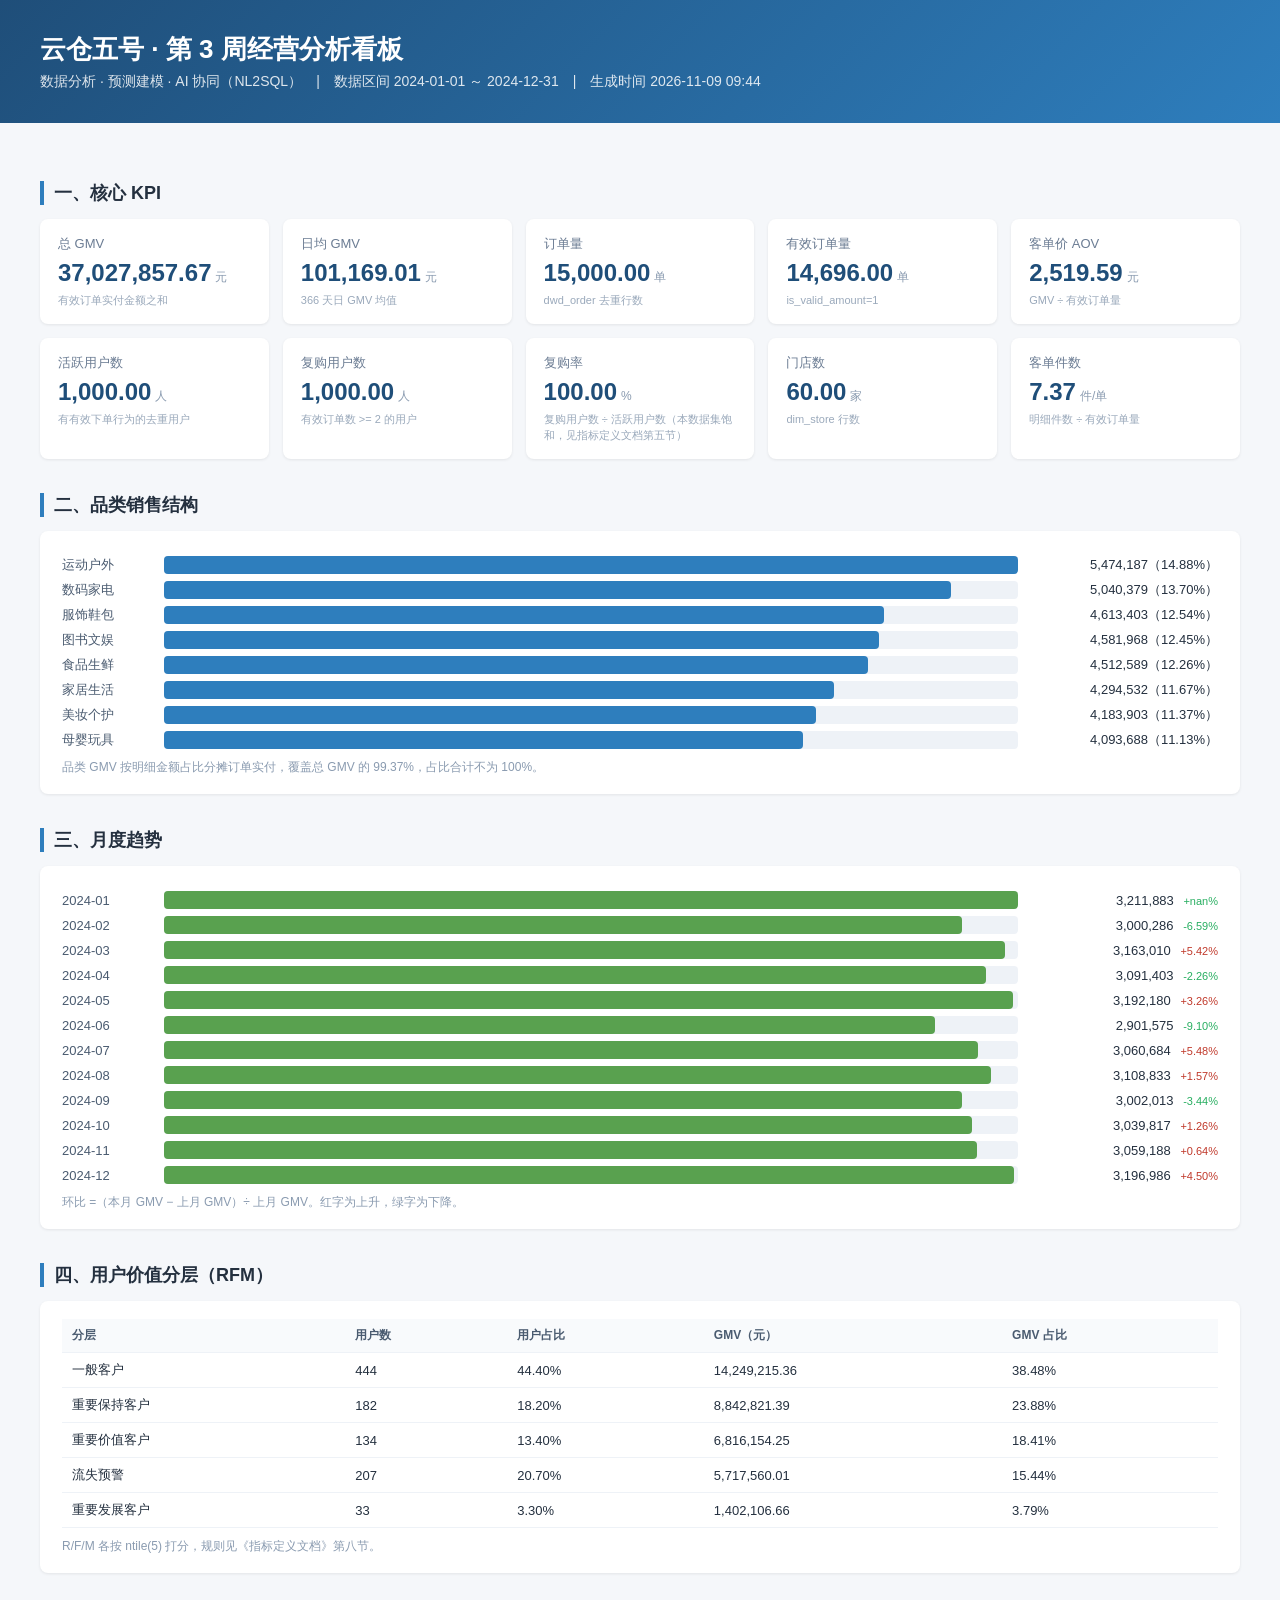
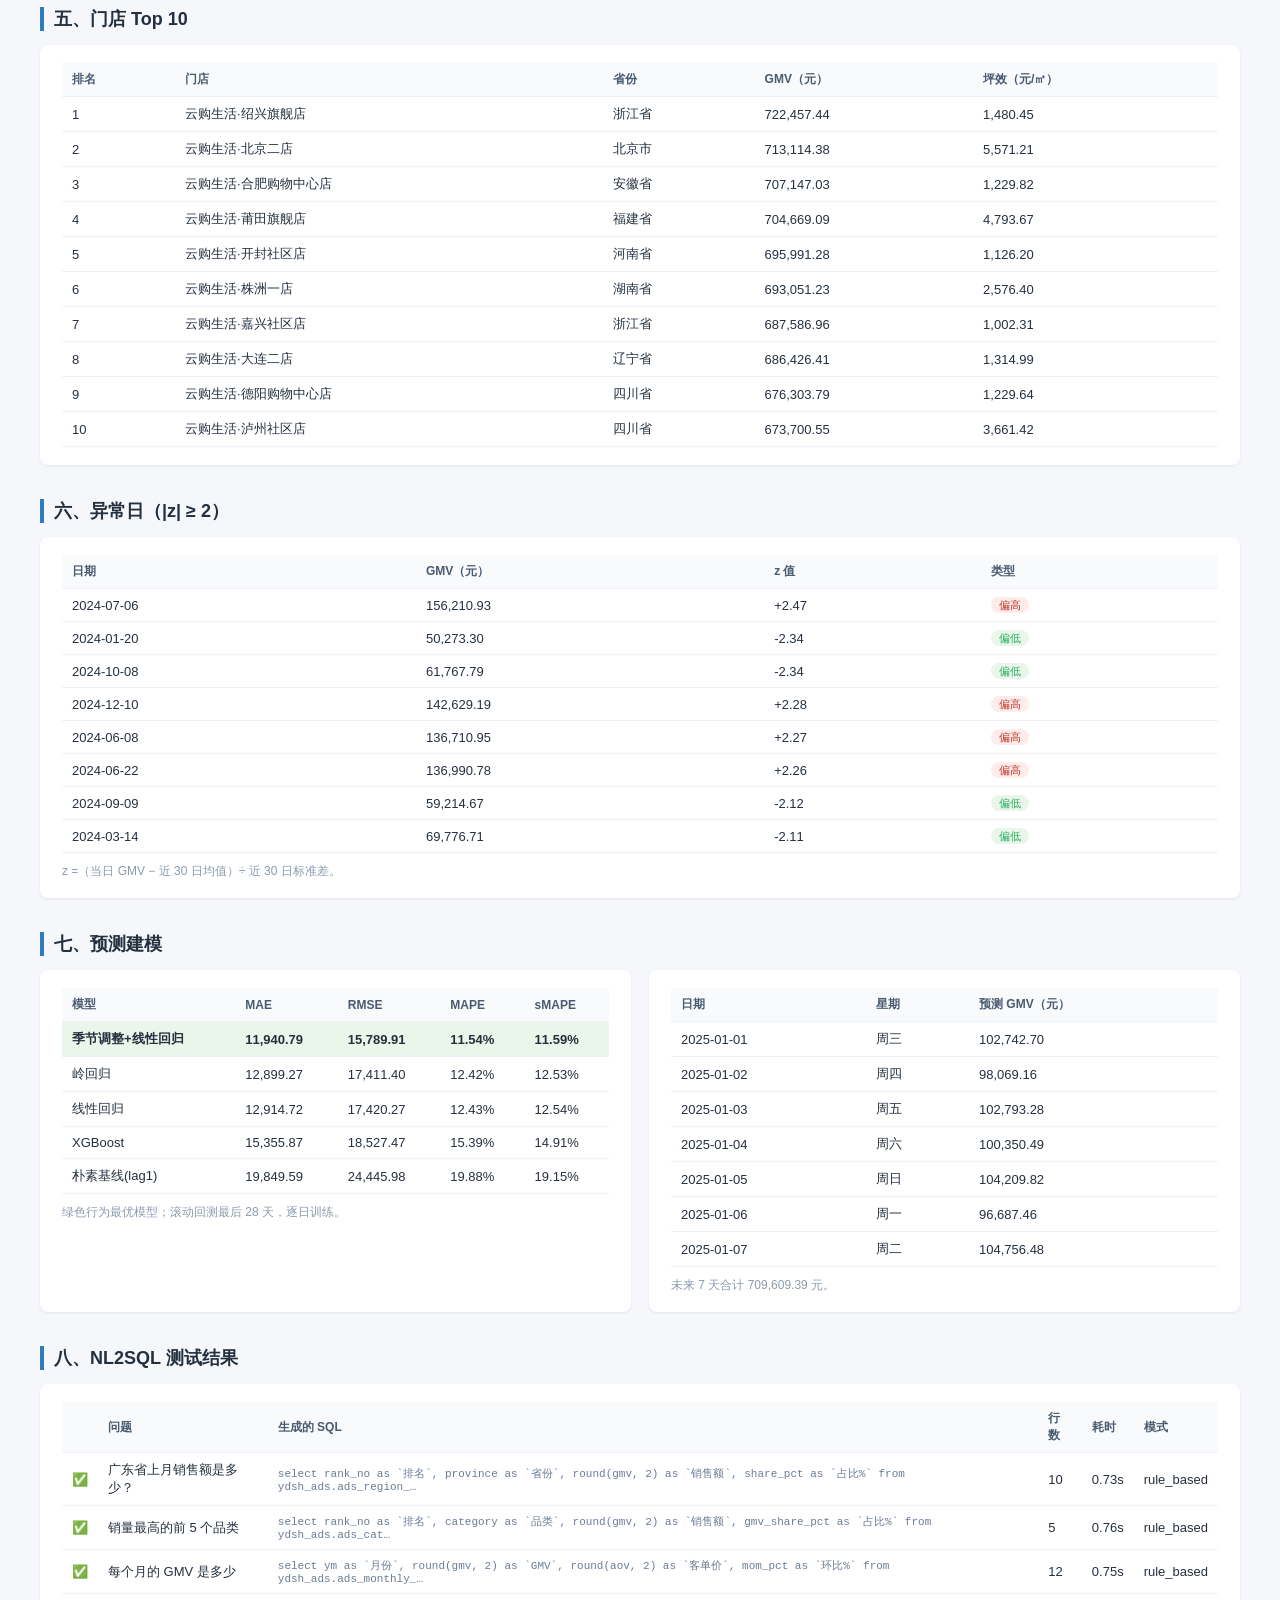
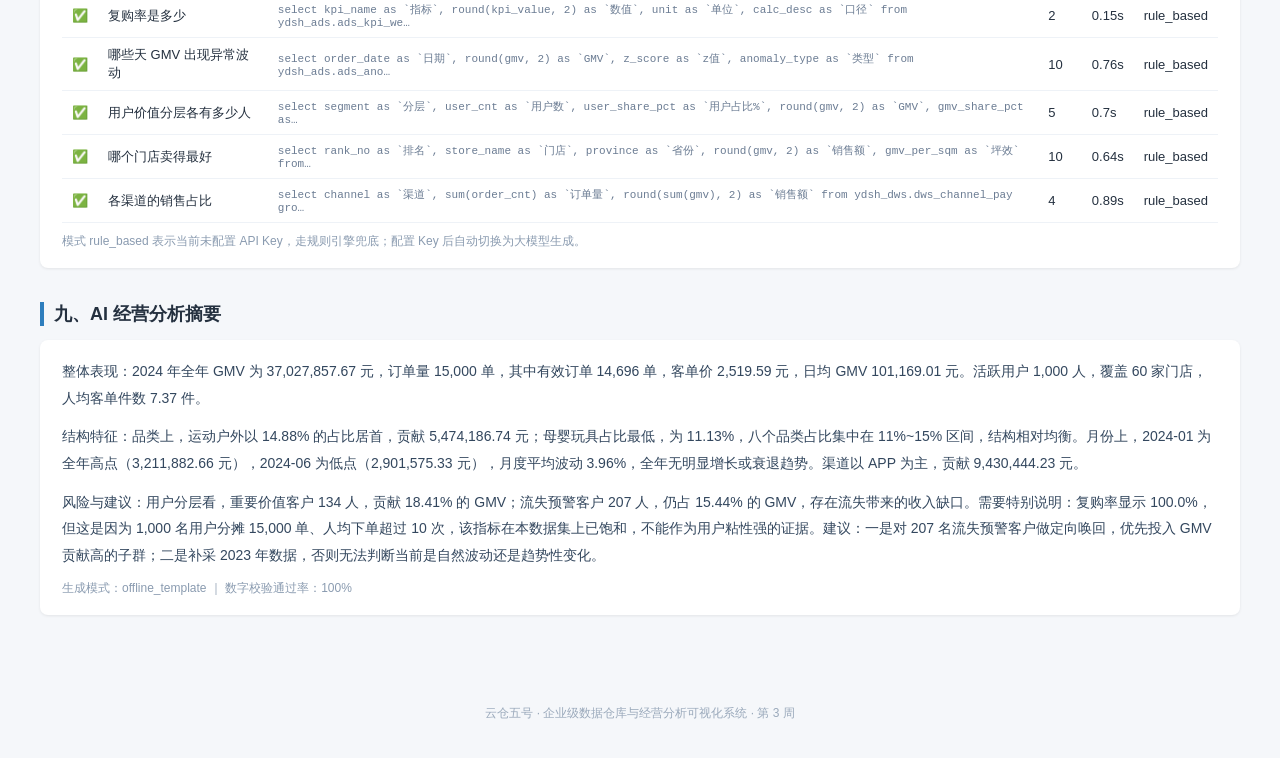
<file: 第3周/reports/第3周_运行看板.html>
<!DOCTYPE html>
<html lang="zh-CN">
<head>
<meta charset="UTF-8">
<title>第 3 周 · 云仓五号 经营分析看板</title>
<style>
  * { box-sizing: border-box; }
  body {
    font-family: "Microsoft YaHei", "PingFang SC", sans-serif;
    margin: 0; padding: 0; background: #f5f7fa; color: #24303f;
  }
  header {
    background: linear-gradient(135deg, #1f4e79 0%, #2e7ebd 100%);
    color: #fff; padding: 32px 40px;
  }
  header h1 { margin: 0 0 6px; font-size: 26px; font-weight: 600; }
  header .sub { opacity: .85; font-size: 14px; }
  main { padding: 24px 40px 60px; max-width: 1500px; margin: 0 auto; }
  h2 {
    font-size: 18px; margin: 34px 0 14px; padding-left: 10px;
    border-left: 4px solid #2e7ebd;
  }
  .kpi-grid {
    display: grid; grid-template-columns: repeat(auto-fill, minmax(210px, 1fr));
    gap: 14px;
  }
  .kpi {
    background: #fff; border-radius: 8px; padding: 16px 18px;
    box-shadow: 0 1px 3px rgba(0,0,0,.08);
  }
  .kpi-name { font-size: 13px; color: #6b7c93; }
  .kpi-val { font-size: 24px; font-weight: 700; color: #1f4e79; margin: 6px 0; }
  .kpi-val .unit { font-size: 12px; font-weight: 400; color: #8a9bb0; margin-left: 4px; }
  .kpi-desc { font-size: 11px; color: #9aa9bb; line-height: 1.4; }
  .panel {
    background: #fff; border-radius: 8px; padding: 18px 22px;
    box-shadow: 0 1px 3px rgba(0,0,0,.08);
  }
  .bar-row { display: flex; align-items: center; margin: 7px 0; font-size: 13px; }
  .bar-label { width: 92px; flex: none; color: #4a5b70; }
  .bar-track { flex: 1; background: #eef2f7; border-radius: 4px; height: 18px; margin: 0 10px; }
  .bar-fill { height: 100%; border-radius: 4px; background: #2e7ebd; }
  .bar-fill.alt { background: #59a14f; }
  .bar-val { width: 190px; flex: none; text-align: right; color: #24303f; font-variant-numeric: tabular-nums; }
  .bar-val em { font-style: normal; font-size: 11px; margin-left: 6px; }
  em.up, .up { color: #c0392b; }
  em.down, .down { color: #27ae60; }
  table { width: 100%; border-collapse: collapse; font-size: 13px; }
  th, td { padding: 8px 10px; text-align: left; border-bottom: 1px solid #eef2f7; }
  th { background: #f8fafc; color: #4a5b70; font-weight: 600; font-size: 12px; }
  td.sql { font-family: Consolas, monospace; font-size: 11px; color: #6b7c93; }
  tr.best { background: #eaf6ea; font-weight: 600; }
  .tag { padding: 2px 8px; border-radius: 10px; font-size: 11px; }
  .tag.up { background: #fdecea; }
  .tag.down { background: #eaf6ea; }
  .two-col { display: grid; grid-template-columns: 1fr 1fr; gap: 18px; }
  .summary-text { font-size: 14px; line-height: 1.9; color: #33475e; }
  .summary-text p { margin: 0 0 12px; }
  .note { font-size: 12px; color: #8a9bb0; margin-top: 10px; }
  footer { text-align: center; color: #9aa9bb; font-size: 12px; padding: 30px; }
  @media (max-width: 900px) { .two-col { grid-template-columns: 1fr; } main { padding: 16px; } }
</style>
</head>
<body>
<header>
  <h1>云仓五号 · 第 3 周经营分析看板</h1>
  <div class="sub">数据分析 · 预测建模 · AI 协同（NL2SQL）　|　数据区间 2024-01-01 ～ 2024-12-31　|　生成时间 2026-11-09 09:44</div>
</header>
<main>

  <h2>一、核心 KPI</h2>
  <div class="kpi-grid">
        <div class="kpi">
          <div class="kpi-name">总 GMV</div>
          <div class="kpi-val">37,027,857.67<span class="unit">元</span></div>
          <div class="kpi-desc">有效订单实付金额之和</div>
        </div>
        <div class="kpi">
          <div class="kpi-name">日均 GMV</div>
          <div class="kpi-val">101,169.01<span class="unit">元</span></div>
          <div class="kpi-desc">366 天日 GMV 均值</div>
        </div>
        <div class="kpi">
          <div class="kpi-name">订单量</div>
          <div class="kpi-val">15,000.00<span class="unit">单</span></div>
          <div class="kpi-desc">dwd_order 去重行数</div>
        </div>
        <div class="kpi">
          <div class="kpi-name">有效订单量</div>
          <div class="kpi-val">14,696.00<span class="unit">单</span></div>
          <div class="kpi-desc">is_valid_amount=1</div>
        </div>
        <div class="kpi">
          <div class="kpi-name">客单价 AOV</div>
          <div class="kpi-val">2,519.59<span class="unit">元</span></div>
          <div class="kpi-desc">GMV ÷ 有效订单量</div>
        </div>
        <div class="kpi">
          <div class="kpi-name">活跃用户数</div>
          <div class="kpi-val">1,000.00<span class="unit">人</span></div>
          <div class="kpi-desc">有有效下单行为的去重用户</div>
        </div>
        <div class="kpi">
          <div class="kpi-name">复购用户数</div>
          <div class="kpi-val">1,000.00<span class="unit">人</span></div>
          <div class="kpi-desc">有效订单数 &gt;= 2 的用户</div>
        </div>
        <div class="kpi">
          <div class="kpi-name">复购率</div>
          <div class="kpi-val">100.00<span class="unit">%</span></div>
          <div class="kpi-desc">复购用户数 ÷ 活跃用户数（本数据集饱和，见指标定义文档第五节）</div>
        </div>
        <div class="kpi">
          <div class="kpi-name">门店数</div>
          <div class="kpi-val">60.00<span class="unit">家</span></div>
          <div class="kpi-desc">dim_store 行数</div>
        </div>
        <div class="kpi">
          <div class="kpi-name">客单件数</div>
          <div class="kpi-val">7.37<span class="unit">件/单</span></div>
          <div class="kpi-desc">明细件数 ÷ 有效订单量</div>
        </div></div>

  <h2>二、品类销售结构</h2>
  <div class="panel">
        <div class="bar-row">
          <span class="bar-label">运动户外</span>
          <div class="bar-track"><div class="bar-fill" style="width:100.0%"></div></div>
          <span class="bar-val">5,474,187（14.88%）</span>
        </div>
        <div class="bar-row">
          <span class="bar-label">数码家电</span>
          <div class="bar-track"><div class="bar-fill" style="width:92.1%"></div></div>
          <span class="bar-val">5,040,379（13.70%）</span>
        </div>
        <div class="bar-row">
          <span class="bar-label">服饰鞋包</span>
          <div class="bar-track"><div class="bar-fill" style="width:84.3%"></div></div>
          <span class="bar-val">4,613,403（12.54%）</span>
        </div>
        <div class="bar-row">
          <span class="bar-label">图书文娱</span>
          <div class="bar-track"><div class="bar-fill" style="width:83.7%"></div></div>
          <span class="bar-val">4,581,968（12.45%）</span>
        </div>
        <div class="bar-row">
          <span class="bar-label">食品生鲜</span>
          <div class="bar-track"><div class="bar-fill" style="width:82.4%"></div></div>
          <span class="bar-val">4,512,589（12.26%）</span>
        </div>
        <div class="bar-row">
          <span class="bar-label">家居生活</span>
          <div class="bar-track"><div class="bar-fill" style="width:78.5%"></div></div>
          <span class="bar-val">4,294,532（11.67%）</span>
        </div>
        <div class="bar-row">
          <span class="bar-label">美妆个护</span>
          <div class="bar-track"><div class="bar-fill" style="width:76.4%"></div></div>
          <span class="bar-val">4,183,903（11.37%）</span>
        </div>
        <div class="bar-row">
          <span class="bar-label">母婴玩具</span>
          <div class="bar-track"><div class="bar-fill" style="width:74.8%"></div></div>
          <span class="bar-val">4,093,688（11.13%）</span>
        </div>
    <div class="note">品类 GMV 按明细金额占比分摊订单实付，覆盖总 GMV 的 99.37%，占比合计不为 100%。</div>
  </div>

  <h2>三、月度趋势</h2>
  <div class="panel">
        <div class="bar-row">
          <span class="bar-label">2024-01</span>
          <div class="bar-track"><div class="bar-fill alt" style="width:100.0%"></div></div>
          <span class="bar-val">3,211,883 <em class="down">+nan%</em></span>
        </div>
        <div class="bar-row">
          <span class="bar-label">2024-02</span>
          <div class="bar-track"><div class="bar-fill alt" style="width:93.4%"></div></div>
          <span class="bar-val">3,000,286 <em class="down">-6.59%</em></span>
        </div>
        <div class="bar-row">
          <span class="bar-label">2024-03</span>
          <div class="bar-track"><div class="bar-fill alt" style="width:98.5%"></div></div>
          <span class="bar-val">3,163,010 <em class="up">+5.42%</em></span>
        </div>
        <div class="bar-row">
          <span class="bar-label">2024-04</span>
          <div class="bar-track"><div class="bar-fill alt" style="width:96.2%"></div></div>
          <span class="bar-val">3,091,403 <em class="down">-2.26%</em></span>
        </div>
        <div class="bar-row">
          <span class="bar-label">2024-05</span>
          <div class="bar-track"><div class="bar-fill alt" style="width:99.4%"></div></div>
          <span class="bar-val">3,192,180 <em class="up">+3.26%</em></span>
        </div>
        <div class="bar-row">
          <span class="bar-label">2024-06</span>
          <div class="bar-track"><div class="bar-fill alt" style="width:90.3%"></div></div>
          <span class="bar-val">2,901,575 <em class="down">-9.10%</em></span>
        </div>
        <div class="bar-row">
          <span class="bar-label">2024-07</span>
          <div class="bar-track"><div class="bar-fill alt" style="width:95.3%"></div></div>
          <span class="bar-val">3,060,684 <em class="up">+5.48%</em></span>
        </div>
        <div class="bar-row">
          <span class="bar-label">2024-08</span>
          <div class="bar-track"><div class="bar-fill alt" style="width:96.8%"></div></div>
          <span class="bar-val">3,108,833 <em class="up">+1.57%</em></span>
        </div>
        <div class="bar-row">
          <span class="bar-label">2024-09</span>
          <div class="bar-track"><div class="bar-fill alt" style="width:93.5%"></div></div>
          <span class="bar-val">3,002,013 <em class="down">-3.44%</em></span>
        </div>
        <div class="bar-row">
          <span class="bar-label">2024-10</span>
          <div class="bar-track"><div class="bar-fill alt" style="width:94.6%"></div></div>
          <span class="bar-val">3,039,817 <em class="up">+1.26%</em></span>
        </div>
        <div class="bar-row">
          <span class="bar-label">2024-11</span>
          <div class="bar-track"><div class="bar-fill alt" style="width:95.2%"></div></div>
          <span class="bar-val">3,059,188 <em class="up">+0.64%</em></span>
        </div>
        <div class="bar-row">
          <span class="bar-label">2024-12</span>
          <div class="bar-track"><div class="bar-fill alt" style="width:99.5%"></div></div>
          <span class="bar-val">3,196,986 <em class="up">+4.50%</em></span>
        </div>
    <div class="note">环比 =（本月 GMV − 上月 GMV）÷ 上月 GMV。红字为上升，绿字为下降。</div>
  </div>

  <h2>四、用户价值分层（RFM）</h2>
  <div class="panel">
    <table>
      <tr><th>分层</th><th>用户数</th><th>用户占比</th><th>GMV（元）</th><th>GMV 占比</th></tr>
      <tr><td>一般客户</td><td>444</td><td>44.40%</td><td>14,249,215.36</td><td>38.48%</td></tr><tr><td>重要保持客户</td><td>182</td><td>18.20%</td><td>8,842,821.39</td><td>23.88%</td></tr><tr><td>重要价值客户</td><td>134</td><td>13.40%</td><td>6,816,154.25</td><td>18.41%</td></tr><tr><td>流失预警</td><td>207</td><td>20.70%</td><td>5,717,560.01</td><td>15.44%</td></tr><tr><td>重要发展客户</td><td>33</td><td>3.30%</td><td>1,402,106.66</td><td>3.79%</td></tr>
    </table>
    <div class="note">R/F/M 各按 ntile(5) 打分，规则见《指标定义文档》第八节。</div>
  </div>

  <h2>五、门店 Top 10</h2>
  <div class="panel">
    <table>
      <tr><th>排名</th><th>门店</th><th>省份</th><th>GMV（元）</th><th>坪效（元/㎡）</th></tr>
      <tr><td>1</td><td>云购生活·绍兴旗舰店</td><td>浙江省</td><td>722,457.44</td><td>1,480.45</td></tr><tr><td>2</td><td>云购生活·北京二店</td><td>北京市</td><td>713,114.38</td><td>5,571.21</td></tr><tr><td>3</td><td>云购生活·合肥购物中心店</td><td>安徽省</td><td>707,147.03</td><td>1,229.82</td></tr><tr><td>4</td><td>云购生活·莆田旗舰店</td><td>福建省</td><td>704,669.09</td><td>4,793.67</td></tr><tr><td>5</td><td>云购生活·开封社区店</td><td>河南省</td><td>695,991.28</td><td>1,126.20</td></tr><tr><td>6</td><td>云购生活·株洲一店</td><td>湖南省</td><td>693,051.23</td><td>2,576.40</td></tr><tr><td>7</td><td>云购生活·嘉兴社区店</td><td>浙江省</td><td>687,586.96</td><td>1,002.31</td></tr><tr><td>8</td><td>云购生活·大连二店</td><td>辽宁省</td><td>686,426.41</td><td>1,314.99</td></tr><tr><td>9</td><td>云购生活·德阳购物中心店</td><td>四川省</td><td>676,303.79</td><td>1,229.64</td></tr><tr><td>10</td><td>云购生活·泸州社区店</td><td>四川省</td><td>673,700.55</td><td>3,661.42</td></tr>
    </table>
  </div>

  <h2>六、异常日（|z| ≥ 2）</h2>
  <div class="panel">
    <table>
      <tr><th>日期</th><th>GMV（元）</th><th>z 值</th><th>类型</th></tr>
      <tr><td>2024-07-06</td><td>156,210.93</td><td>+2.47</td><td><span class='tag up'>偏高</span></td></tr><tr><td>2024-01-20</td><td>50,273.30</td><td>-2.34</td><td><span class='tag down'>偏低</span></td></tr><tr><td>2024-10-08</td><td>61,767.79</td><td>-2.34</td><td><span class='tag down'>偏低</span></td></tr><tr><td>2024-12-10</td><td>142,629.19</td><td>+2.28</td><td><span class='tag up'>偏高</span></td></tr><tr><td>2024-06-08</td><td>136,710.95</td><td>+2.27</td><td><span class='tag up'>偏高</span></td></tr><tr><td>2024-06-22</td><td>136,990.78</td><td>+2.26</td><td><span class='tag up'>偏高</span></td></tr><tr><td>2024-09-09</td><td>59,214.67</td><td>-2.12</td><td><span class='tag down'>偏低</span></td></tr><tr><td>2024-03-14</td><td>69,776.71</td><td>-2.11</td><td><span class='tag down'>偏低</span></td></tr>
    </table>
    <div class="note">z =（当日 GMV − 近 30 日均值）÷ 近 30 日标准差。</div>
  </div>

  <h2>七、预测建模</h2>
  <div class="two-col">
    <div class="panel">
      <table>
        <tr><th>模型</th><th>MAE</th><th>RMSE</th><th>MAPE</th><th>sMAPE</th></tr>
        <tr class='best'><td>季节调整+线性回归</td><td>11,940.79</td><td>15,789.91</td><td>11.54%</td><td>11.59%</td></tr><tr class=''><td>岭回归</td><td>12,899.27</td><td>17,411.40</td><td>12.42%</td><td>12.53%</td></tr><tr class=''><td>线性回归</td><td>12,914.72</td><td>17,420.27</td><td>12.43%</td><td>12.54%</td></tr><tr class=''><td>XGBoost</td><td>15,355.87</td><td>18,527.47</td><td>15.39%</td><td>14.91%</td></tr><tr class=''><td>朴素基线(lag1)</td><td>19,849.59</td><td>24,445.98</td><td>19.88%</td><td>19.15%</td></tr>
      </table>
      <div class="note">绿色行为最优模型；滚动回测最后 28 天，逐日训练。</div>
    </div>
    <div class="panel">
      <table>
        <tr><th>日期</th><th>星期</th><th>预测 GMV（元）</th></tr>
        <tr><td>2025-01-01</td><td>周三</td><td>102,742.70</td></tr><tr><td>2025-01-02</td><td>周四</td><td>98,069.16</td></tr><tr><td>2025-01-03</td><td>周五</td><td>102,793.28</td></tr><tr><td>2025-01-04</td><td>周六</td><td>100,350.49</td></tr><tr><td>2025-01-05</td><td>周日</td><td>104,209.82</td></tr><tr><td>2025-01-06</td><td>周一</td><td>96,687.46</td></tr><tr><td>2025-01-07</td><td>周二</td><td>104,756.48</td></tr>
      </table>
      <div class="note">未来 7 天合计 709,609.39 元。</div>
    </div>
  </div>

  <h2>八、NL2SQL 测试结果</h2>
  <div class="panel">
    <table>
      <tr><th></th><th>问题</th><th>生成的 SQL</th><th>行数</th><th>耗时</th><th>模式</th></tr>
      <tr>
          <td>✅</td><td>广东省上月销售额是多少？</td>
          <td class="sql">select rank_no as `排名`, province as `省份`, round(gmv, 2) as `销售额`, share_pct as `占比%` from ydsh_ads.ads_region_…</td>
          <td>10</td><td>0.73s</td>
          <td>rule_based</td></tr><tr>
          <td>✅</td><td>销量最高的前 5 个品类</td>
          <td class="sql">select rank_no as `排名`, category as `品类`, round(gmv, 2) as `销售额`, gmv_share_pct as `占比%` from ydsh_ads.ads_cat…</td>
          <td>5</td><td>0.76s</td>
          <td>rule_based</td></tr><tr>
          <td>✅</td><td>每个月的 GMV 是多少</td>
          <td class="sql">select ym as `月份`, round(gmv, 2) as `GMV`, round(aov, 2) as `客单价`, mom_pct as `环比%` from ydsh_ads.ads_monthly_…</td>
          <td>12</td><td>0.75s</td>
          <td>rule_based</td></tr><tr>
          <td>✅</td><td>复购率是多少</td>
          <td class="sql">select kpi_name as `指标`, round(kpi_value, 2) as `数值`, unit as `单位`, calc_desc as `口径` from ydsh_ads.ads_kpi_we…</td>
          <td>2</td><td>0.15s</td>
          <td>rule_based</td></tr><tr>
          <td>✅</td><td>哪些天 GMV 出现异常波动</td>
          <td class="sql">select order_date as `日期`, round(gmv, 2) as `GMV`, z_score as `z值`, anomaly_type as `类型` from ydsh_ads.ads_ano…</td>
          <td>10</td><td>0.76s</td>
          <td>rule_based</td></tr><tr>
          <td>✅</td><td>用户价值分层各有多少人</td>
          <td class="sql">select segment as `分层`, user_cnt as `用户数`, user_share_pct as `用户占比%`, round(gmv, 2) as `GMV`, gmv_share_pct as…</td>
          <td>5</td><td>0.7s</td>
          <td>rule_based</td></tr><tr>
          <td>✅</td><td>哪个门店卖得最好</td>
          <td class="sql">select rank_no as `排名`, store_name as `门店`, province as `省份`, round(gmv, 2) as `销售额`, gmv_per_sqm as `坪效` from…</td>
          <td>10</td><td>0.64s</td>
          <td>rule_based</td></tr><tr>
          <td>✅</td><td>各渠道的销售占比</td>
          <td class="sql">select channel as `渠道`, sum(order_cnt) as `订单量`, round(sum(gmv), 2) as `销售额` from ydsh_dws.dws_channel_pay gro…</td>
          <td>4</td><td>0.89s</td>
          <td>rule_based</td></tr>
    </table>
    <div class="note">模式 rule_based 表示当前未配置 API Key，走规则引擎兜底；配置 Key 后自动切换为大模型生成。</div>
  </div>

  <h2>九、AI 经营分析摘要</h2>
  <div class="panel">
    <div class="summary-text"><p>整体表现：2024 年全年 GMV 为 37,027,857.67 元，订单量 15,000 单，其中有效订单 14,696 单，客单价 2,519.59 元，日均 GMV 101,169.01 元。活跃用户 1,000 人，覆盖 60 家门店，人均客单件数 7.37 件。</p><p>结构特征：品类上，运动户外以 14.88% 的占比居首，贡献 5,474,186.74 元；母婴玩具占比最低，为 11.13%，八个品类占比集中在 11%~15% 区间，结构相对均衡。月份上，2024-01 为全年高点（3,211,882.66 元），2024-06 为低点（2,901,575.33 元），月度平均波动 3.96%，全年无明显增长或衰退趋势。渠道以 APP 为主，贡献 9,430,444.23 元。</p><p>风险与建议：用户分层看，重要价值客户 134 人，贡献 18.41% 的 GMV；流失预警客户 207 人，仍占 15.44% 的 GMV，存在流失带来的收入缺口。需要特别说明：复购率显示 100.0%，但这是因为 1,000 名用户分摊 15,000 单、人均下单超过 10 次，该指标在本数据集上已饱和，不能作为用户粘性强的证据。建议：一是对 207 名流失预警客户做定向唤回，优先投入 GMV 贡献高的子群；二是补采 2023 年数据，否则无法判断当前是自然波动还是趋势性变化。</p></div>
    <div class="note">生成模式：offline_template
      ｜ 数字校验通过率：100%</div>
  </div>

</main>
<footer>云仓五号 · 企业级数据仓库与经营分析可视化系统 · 第 3 周</footer>
</body>
</html>
</file>
